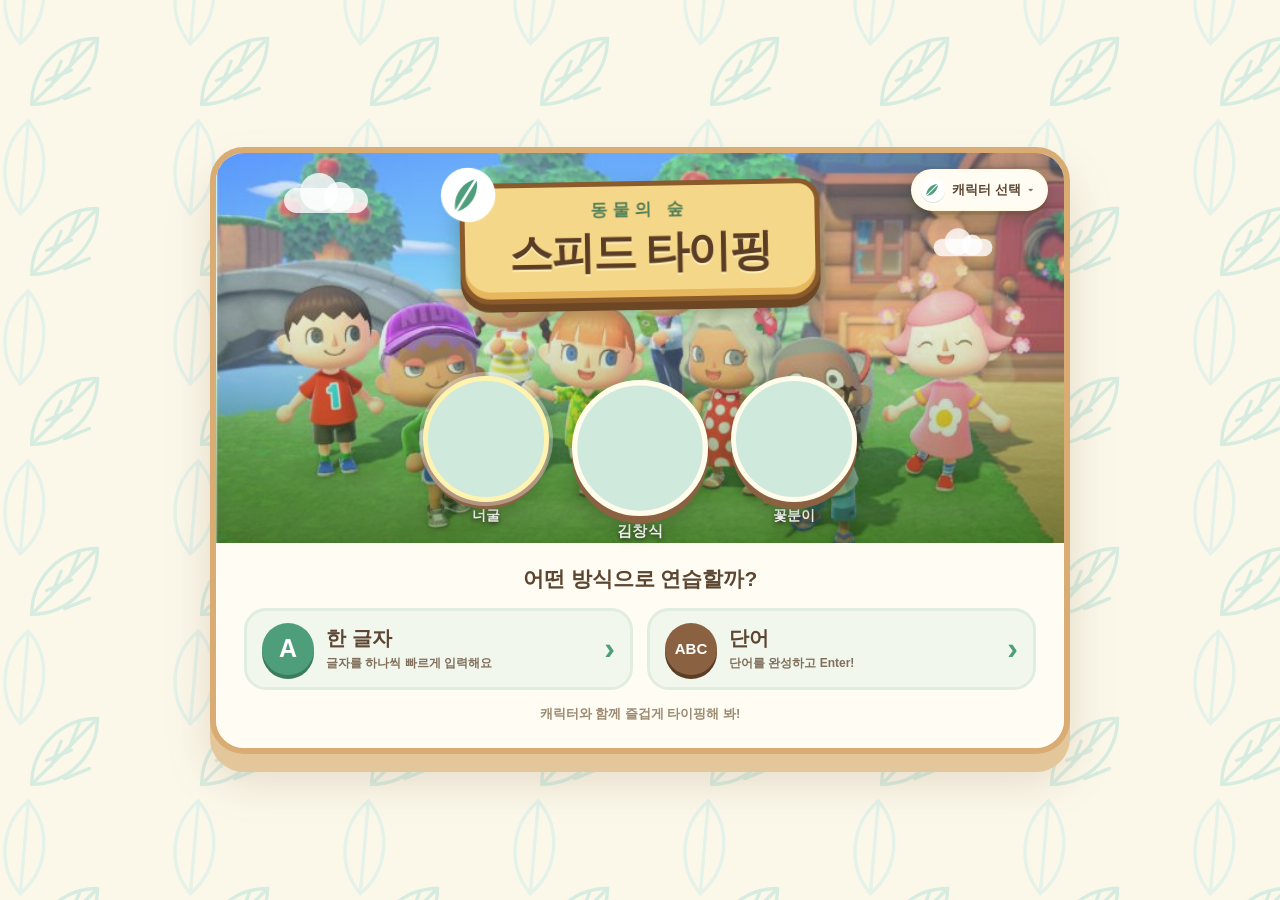
<file: index.html>
<!DOCTYPE html>
<html lang="ko">
<head>
  <meta charset="UTF-8">
  <meta name="viewport" content="width=device-width, initial-scale=1.0">
  <title>동물의숲 스피드 타이핑</title>
  <link rel="stylesheet" href="style.css">
</head>
<body>
  <div id="feverBanner" aria-hidden="true">FEVER!</div>

  <main id="modeScreen" class="mode-screen">
    <section class="mode-hero" aria-labelledby="mainTitle">
      <button id="modeCharacterButton" class="character-switch hero-switch" type="button" aria-haspopup="dialog">
        <span class="switch-coin" aria-hidden="true"></span>
        캐릭터 선택
        <span class="switch-chevron" aria-hidden="true">▾</span>
      </button>
      <div class="hero-sky" aria-hidden="true">
        <span class="hero-cloud cloud-one"></span>
        <span class="hero-cloud cloud-two"></span>
      </div>
      <div class="hero-title-board">
        <span class="hero-leaf" aria-hidden="true"></span>
        <p>동물의 숲</p>
        <h1 id="mainTitle">스피드 타이핑</h1>
      </div>
      <div id="modeCharacters" class="mode-characters" aria-label="함께 플레이할 캐릭터"></div>
    </section>

    <div class="mode-menu">
      <p class="mode-question">어떤 방식으로 연습할까?</p>
      <div class="mode-choice-list" aria-label="게임 모드 선택">
        <button class="mode-choice" type="button" data-mode="char">
          <span class="choice-icon" aria-hidden="true">A</span>
          <span class="choice-copy"><strong>한 글자</strong><small>글자를 하나씩 빠르게 입력해요</small></span>
          <span class="choice-arrow" aria-hidden="true">›</span>
        </button>
        <button class="mode-choice" type="button" data-mode="word">
          <span class="choice-icon word-icon" aria-hidden="true">ABC</span>
          <span class="choice-copy"><strong>단어</strong><small>단어를 완성하고 Enter!</small></span>
          <span class="choice-arrow" aria-hidden="true">›</span>
        </button>
      </div>
      <p class="mode-tip">캐릭터와 함께 즐겁게 타이핑해 봐!</p>
    </div>
  </main>

  <main id="gameScreen" class="game-card" hidden>
    <div class="card-header">
      <button id="characterButton" class="character-switch" type="button" aria-haspopup="dialog">
        <span class="switch-coin" aria-hidden="true"></span>
        캐릭터 바꾸기
        <span class="switch-chevron" aria-hidden="true">▾</span>
      </button>
    </div>

    <h1 class="title"><span class="title-motif" aria-hidden="true"></span><span id="titleName">너굴</span> 스피드 타이핑</h1>
    <p id="guide" class="guide">화면의 문자와 똑같이 입력해 줘! 대소문자를 구분한다구.</p>

    <section class="nook-stage">
      <div class="nook-frame">
        <div class="nook-media" id="nookMedia"></div>
        <span class="nook-ring" id="nookRing" aria-hidden="true"></span>
      </div>
      <div class="bubble" aria-live="polite">
        <p id="feedback" class="neutral">시작 버튼을 눌러 줘!</p>
      </div>
    </section>

    <section class="status-bar">
      <div class="status-box">
        <span class="label">벨</span>
        <strong id="score">0벨</strong>
      </div>
      <div class="status-box">
        <span class="label">남은 시간</span>
        <strong id="timer">20초</strong>
      </div>
    </section>

    <section class="combo-bar">
      <span class="label">콤보</span>
      <div class="stamps" id="stamps" aria-hidden="true">
        <span class="stamp"></span>
        <span class="stamp"></span>
        <span class="stamp"></span>
        <span class="stamp"></span>
        <span class="stamp"></span>
      </div>
      <span id="multiplier" class="multiplier">×1</span>
    </section>

    <section class="target-area" id="targetArea">
      <span id="targetCaption" class="target-caption">이 글자를 입력!</span>
      <span id="targetChar">?</span>
    </section>

    <section class="input-panel">
      <span id="inputLabel" class="label">내가 누른 키</span>
      <span id="typedChar" class="neutral">-</span>
    </section>

    <div class="buttons">
      <button id="startButton" type="button">게임 시작</button>
      <button id="resetButton" type="button">다시 하기</button>
      <button id="changeModeButton" type="button">모드 변경</button>
    </div>
  </main>

  <div id="characterModal" class="modal" hidden>
    <div class="modal-backdrop" data-close></div>
    <div class="modal-panel" role="dialog" aria-modal="true" aria-labelledby="modalTitle">
      <h2 id="modalTitle">캐릭터 선택</h2>
      <p class="modal-guide">함께 타이핑할 친구를 골라 줘!</p>
      <div class="character-list" id="characterList"></div>
      <button class="modal-close" type="button" data-close>닫기</button>
    </div>
  </div>

  <script src="script.js"></script>
</body>
</html>
</file>
<file: style.css>
/* =========================================================
   동물의숲 스피드 타이핑
   캐릭터별 테마는 body[data-character="..."] 의 CSS 변수로 전환한다.
   ========================================================= */

:root {
  /* --- 캐릭터 공통 --- */
  --gold: #F5C542;
  --gold-deep: #E39A18;
  --red: #E8705F;
  --ink: #5C4632;
  --paper: #FFFDF3;
  --muted: #A3987F;

  /* --- 기본 테마: 너굴 (나뭇잎) --- */
  --bg: #FBF8EA;
  --accent: #8FCFB4;
  --accent-deep: #4E9E7C;
  --accent-pale: #CFE9DC;
  --accent-shadow: #6FB897;
  --wood: #D9AC74;
  --wood-shadow: #E3C79A;
  --panel-bg: #F2F7EE;
  --panel-border: #E1EDE0;
  --caption: #7FA893;
  --btn-shadow: #3B7C60;
  --target-from: #E7F6EE;
  --target-to: #CFE9DC;
  --soft-bg: #FFFBEC;
  --soft-border: #EADFC4;
  --combo-bg: #F7F2E2;
  --secondary: #8A6242;
  --secondary-shadow: #5C3D26;

  --motif-tile-a: url("data:image/svg+xml,%3Csvg xmlns='http://www.w3.org/2000/svg' width='170' height='170' viewBox='0 0 150 150'%3E%3Cg fill='none' stroke='%23D7ECE0' stroke-width='3' stroke-linecap='round'%3E%3Cpath d='M28 92c0-32 26-58 58-58 0 32-26 58-58 58z'/%3E%3Cpath d='M28 92 86 34'/%3E%3Cpath d='M45 76l9-22M61 60l9-22M57 87l22-9M41 71l22-9'/%3E%3C/g%3E%3C/svg%3E");
  --motif-tile-b: url("data:image/svg+xml,%3Csvg xmlns='http://www.w3.org/2000/svg' width='170' height='170' viewBox='0 0 150 150'%3E%3Cg fill='none' stroke='%23E4F2EA' stroke-width='3' stroke-linecap='round' transform='rotate(140 75 75)'%3E%3Cpath d='M28 92c0-32 26-58 58-58 0 32-26 58-58 58z'/%3E%3Cpath d='M28 92 86 34'/%3E%3C/g%3E%3C/svg%3E");
  --motif-coin: url("data:image/svg+xml,%3Csvg xmlns='http://www.w3.org/2000/svg' viewBox='0 0 150 150'%3E%3Ccircle cx='75' cy='75' r='73' fill='%23FFFFFF'/%3E%3Cpath d='M32 112c0-40 32-74 74-74 0 40-32 74-74 74z' fill='%234E9E7C'/%3E%3Cpath d='M32 112 106 38' fill='none' stroke='%23FFFFFF' stroke-width='7' stroke-linecap='round'/%3E%3C/svg%3E");
}

/* --- 김창식 테마 (빙글빙글) --- */
body[data-character="changsik"] {
  --bg: #F4F8FC;
  --accent: #6FB0E8;
  --accent-deep: #2F6DB5;
  --accent-pale: #DCEBFA;
  --accent-shadow: #4A8FC9;
  --wood: #F0C15E;
  --wood-shadow: #EBD8A2;
  --panel-bg: #EFF5FC;
  --panel-border: #DCE8F4;
  --caption: #6A93BE;
  --btn-shadow: #23558E;
  --target-from: #EAF3FC;
  --target-to: #D3E6F8;
  --soft-bg: #FBFCFF;
  --soft-border: #DCE8F4;
  --combo-bg: #EEF4FA;
  --secondary: #D98A3D;
  --secondary-shadow: #A9631F;

  --motif-tile-a: url("data:image/svg+xml,%3Csvg xmlns='http://www.w3.org/2000/svg' width='170' height='170' viewBox='0 0 150 150'%3E%3Cpath d='M127 75 A43 43 0 0 1 41 75 A26.5 26.5 0 0 1 94 75 A13.5 13.5 0 0 1 67 75 A5 5 0 0 1 77 75' fill='none' stroke='%23CFE1F4' stroke-width='6' stroke-linecap='round'/%3E%3C/svg%3E");
  --motif-tile-b: url("data:image/svg+xml,%3Csvg xmlns='http://www.w3.org/2000/svg' width='170' height='170' viewBox='0 0 150 150'%3E%3Cpath d='M127 75 A43 43 0 0 1 41 75 A26.5 26.5 0 0 1 94 75 A13.5 13.5 0 0 1 67 75 A5 5 0 0 1 77 75' fill='none' stroke='%23E4EEF8' stroke-width='6' stroke-linecap='round' transform='rotate(140 75 75)'/%3E%3C/svg%3E");
  --motif-coin: url("data:image/svg+xml,%3Csvg xmlns='http://www.w3.org/2000/svg' viewBox='0 0 150 150'%3E%3Ccircle cx='75' cy='75' r='73' fill='%23FFFFFF'/%3E%3Cpath d='M127 75 A43 43 0 0 1 41 75 A26.5 26.5 0 0 1 94 75 A13.5 13.5 0 0 1 67 75 A5 5 0 0 1 77 75' fill='none' stroke='%233B2A22' stroke-width='17' stroke-linecap='round'/%3E%3C/svg%3E");
}

/* --- 꽃분이 테마 (딸기) --- */
body[data-character="kkotbun"] {
  --bg: #FDF5F1;
  --accent: #EE8A80;
  --accent-deep: #C93A2C;
  --accent-pale: #FBE3DF;
  --accent-shadow: #D9776D;
  --wood: #E3C48A;
  --wood-shadow: #EFDCB4;
  --panel-bg: #FDF3EF;
  --panel-border: #F3E1DA;
  --caption: #C08A82;
  --btn-shadow: #A02B1F;
  --target-from: #FDEFEA;
  --target-to: #F8D9D2;
  --soft-bg: #FFFBF4;
  --soft-border: #EFDFD2;
  --combo-bg: #FBF0E8;
  --secondary: #C9A45E;
  --secondary-shadow: #94743A;

  --motif-tile-a: url("data:image/svg+xml,%3Csvg xmlns='http://www.w3.org/2000/svg' width='170' height='170' viewBox='0 0 150 150'%3E%3Cg fill='none' stroke='%23F0D0CC' stroke-width='6' stroke-linejoin='round' stroke-linecap='round' transform='translate(75 75) scale(0.58) rotate(-8) translate(-75 -75)'%3E%3Cpath d='M75 130 C46 112 32 86 32 66 C32 50 48 40 75 40 C102 40 118 50 118 66 C118 86 104 112 75 130 Z'/%3E%3Cpath d='M75 24 L86 39 L104 33 L96 47 L112 52 L92 56 L75 50 L58 56 L38 52 L54 47 L46 33 L64 39 Z'/%3E%3Cpath d='M75 26 L75 13'/%3E%3C/g%3E%3C/svg%3E");
  --motif-tile-b: url("data:image/svg+xml,%3Csvg xmlns='http://www.w3.org/2000/svg' width='170' height='170' viewBox='0 0 150 150'%3E%3Cg fill='none' stroke='%23F9E6E2' stroke-width='6' stroke-linejoin='round' stroke-linecap='round' transform='translate(75 75) scale(0.42) rotate(16) translate(-75 -75)'%3E%3Cpath d='M75 130 C46 112 32 86 32 66 C32 50 48 40 75 40 C102 40 118 50 118 66 C118 86 104 112 75 130 Z'/%3E%3Cpath d='M75 24 L86 39 L104 33 L96 47 L112 52 L92 56 L75 50 L58 56 L38 52 L54 47 L46 33 L64 39 Z'/%3E%3Cpath d='M75 26 L75 13'/%3E%3C/g%3E%3C/svg%3E");
  --motif-coin: url("data:image/svg+xml,%3Csvg xmlns='http://www.w3.org/2000/svg' viewBox='0 0 150 150'%3E%3Ccircle cx='75' cy='75' r='73' fill='%23FFFFFF'/%3E%3Cpath d='M75 26 L75 13' fill='none' stroke='%234E9E5C' stroke-width='7' stroke-linecap='round'/%3E%3Cpath d='M75 130 C46 112 32 86 32 66 C32 50 48 40 75 40 C102 40 118 50 118 66 C118 86 104 112 75 130 Z' fill='%23E4525B'/%3E%3Cpath d='M75 24 L86 39 L104 33 L96 47 L112 52 L92 56 L75 50 L58 56 L38 52 L54 47 L46 33 L64 39 Z' fill='%234E9E5C'/%3E%3Cg fill='%23FFE7C4'%3E%3Cellipse cx='60' cy='64' rx='4' ry='5.5'/%3E%3Cellipse cx='90' cy='64' rx='4' ry='5.5'/%3E%3Cellipse cx='75' cy='78' rx='4' ry='5.5'/%3E%3Cellipse cx='52' cy='86' rx='4' ry='5.5'/%3E%3Cellipse cx='98' cy='86' rx='4' ry='5.5'/%3E%3Cellipse cx='66' cy='100' rx='4' ry='5.5'/%3E%3Cellipse cx='86' cy='100' rx='4' ry='5.5'/%3E%3Cellipse cx='75' cy='116' rx='4' ry='5.5'/%3E%3C/g%3E%3C/svg%3E");
}

* { box-sizing: border-box; }
[hidden] { display: none !important; }

.sr-only {
  position: absolute; width: 1px; height: 1px;
  margin: -1px; padding: 0; overflow: hidden;
  clip: rect(0 0 0 0); white-space: nowrap; border: 0;
}

body {
  min-height: 100vh;
  margin: 0;
  padding: 24px;
  display: grid;
  place-items: center;
  color: var(--ink);
  font-family: "Apple SD Gothic Neo", "Malgun Gothic", Arial, sans-serif;
  background-color: var(--bg);
  background-image: var(--motif-tile-a), var(--motif-tile-b);
  background-position: 0 0, 85px 85px;
  transition: background-color .45s ease;
}

/* ===== 피버 타임: 화면 전체 전환 (캐릭터 공통) ===== */
body.fever { background-color: #FFF1C9; }
body::after {
  content: "";
  position: fixed;
  inset: 0;
  pointer-events: none;
  opacity: 0;
  transition: opacity .4s ease;
  background: linear-gradient(115deg, #FFD86B55, #FF9E6B44, #FFE99755, #A8E6C955, #FFD86B55);
  background-size: 300% 300%;
}
body.fever::after { opacity: 1; animation: feverFlow 3.2s linear infinite; }

/* ===== 카드 ===== */
.mode-screen {
  position: relative;
  z-index: 1;
  width: min(100%, 860px);
  overflow: hidden;
  text-align: center;
  border: 6px solid var(--wood);
  border-radius: 34px;
  background: var(--paper);
  box-shadow: 0 18px 0 var(--wood-shadow), 0 26px 46px #8A624233;
  animation: modalIn .28s ease;
}
.mode-hero {
  position: relative;
  min-height: 390px;
  padding: 28px 24px 0;
  background: linear-gradient(#5CA9F033, #95D96A22), url("main.jpg") center 43%/cover no-repeat;
  isolation: isolate;
}
.mode-hero::after {
  content: "";
  position: absolute;
  z-index: -1;
  inset: 45% 0 0;
  background: linear-gradient(transparent, #24420A77);
}
.hero-sky { position: absolute; inset: 0; z-index: -1; overflow: hidden; }
.hero-cloud {
  position: absolute;
  width: 84px;
  height: 25px;
  border-radius: 50px;
  background: #FFFFFFCC;
  filter: blur(.3px);
  animation: cloudFloat 8s ease-in-out infinite alternate;
}
.hero-cloud::before, .hero-cloud::after { content: ""; position: absolute; border-radius: 50%; background: inherit; }
.hero-cloud::before { width: 38px; height: 38px; left: 16px; bottom: 2px; }
.hero-cloud::after { width: 30px; height: 30px; right: 14px; bottom: 1px; }
.cloud-one { top: 35px; left: 8%; }
.cloud-two { top: 82px; right: 7%; transform: scale(.7); animation-delay: -3s; }
.hero-title-board {
  position: relative;
  width: fit-content;
  margin: 0 auto;
  padding: 12px 44px 15px;
  border: 5px solid #8A5A2B;
  border-radius: 22px 22px 30px 30px;
  background: #F5D789;
  box-shadow: inset 0 -7px 0 #E6B75C, 0 8px 0 #6D4624, 0 12px 22px #315B2A66;
  transform: rotate(-1deg);
}
.hero-title-board p { margin: 0 0 2px; color: #4E7C55; font-size: 17px; font-weight: 900; letter-spacing: 5px; }
.hero-title-board h1 { margin: 0; color: #5B3C25; font-size: clamp(29px, 5.5vw, 44px); letter-spacing: -2px; text-shadow: 0 2px 0 #FFF1B9; }
.hero-leaf {
  position: absolute;
  top: -22px;
  left: -24px;
  width: 56px;
  height: 56px;
  background: var(--motif-coin) center/contain no-repeat;
  transform: rotate(-12deg);
}
.mode-characters {
  position: absolute;
  right: 0;
  bottom: 18px;
  left: 0;
  display: flex;
  justify-content: center;
  align-items: end;
  gap: clamp(10px, 3vw, 28px);
}
.main-character { display: grid; justify-items: center; gap: 5px; color: white; font-size: 14px; font-weight: 900; text-shadow: 0 2px 4px #2D321D; }
.main-character-video {
  position: relative;
  width: clamp(92px, 15vw, 126px);
  height: clamp(92px, 15vw, 126px);
  overflow: hidden;
  border: 5px solid #FFFCEB;
  border-radius: 50%;
  background: var(--accent-pale);
  box-shadow: 0 7px 0 #8A6242, 0 10px 20px #263B1966;
}
.main-character:nth-child(2) { transform: translateY(10px) scale(1.08); }
.main-character-video video { width: 100%; height: 100%; object-fit: cover; }
.mode-menu { padding: 22px 28px 25px; background: #FFFDF3; }
.mode-question { margin: 0 0 15px; color: var(--ink); font-size: 21px; font-weight: 900; }
.mode-choice-list { display: grid; grid-template-columns: 1fr 1fr; gap: 14px; }
.mode-choice {
  display: grid;
  grid-template-columns: auto 1fr auto;
  align-items: center;
  gap: 12px;
  min-height: 82px;
  padding: 12px 15px;
  border: 3px solid var(--panel-border);
  border-radius: 22px;
  background: var(--panel-bg);
  color: var(--ink);
  text-align: left;
  font-family: inherit;
  cursor: pointer;
  transition: .2s;
}
.mode-choice:hover, .mode-choice:focus-visible {
  transform: translateY(-3px);
  border-color: var(--accent-deep);
  background: var(--accent-pale);
  box-shadow: 0 6px 0 var(--accent-shadow);
  outline: none;
}
.choice-icon { display: grid; place-items: center; width: 52px; height: 52px; border-radius: 50%; background: var(--accent-deep); color: white; font-size: 25px; font-weight: 900; box-shadow: 0 4px 0 var(--btn-shadow); }
.choice-icon.word-icon { font-size: 15px; background: var(--secondary); box-shadow: 0 4px 0 var(--secondary-shadow); }
.choice-copy { display: grid; gap: 3px; }
.choice-copy strong { font-size: 20px; }
.choice-copy small { color: #806F5B; font-size: 12px; font-weight: 700; line-height: 1.4; }
.choice-arrow { color: var(--accent-deep); font-size: 32px; font-weight: 900; }
.mode-tip { margin: 15px 0 0; color: #9C8A72; font-size: 13px; font-weight: 700; }

.game-card {
  position: relative;
  z-index: 1;
  width: min(100%, 640px);
  padding: 18px 32px 28px;
  text-align: center;
  border: 6px solid var(--wood);
  border-radius: 34px;
  background: var(--paper);
  box-shadow: 0 18px 0 var(--wood-shadow), 0 26px 46px #8A624233;
  transition: box-shadow .35s ease, border-color .35s ease;
}
body.fever .game-card {
  border-color: var(--gold);
  box-shadow: 0 18px 0 var(--gold-deep), 0 0 60px #F5C54288, 0 26px 46px #8A624233;
}

/* ===== 캐릭터 변경 버튼 (우측 상단) =====
   톱니바퀴는 "설정"으로 읽혀서, 지금 캐릭터의 모티프 코인과 동작을
   그대로 드러내는 알약 버튼으로 둔다. 코인은 테마 변수라 자동으로 바뀐다. */
.card-header { display: flex; justify-content: flex-end; margin-bottom: 6px; }

.character-switch {
  display: inline-flex;
  align-items: center;
  gap: 7px;
  padding: 6px 12px 6px 7px;
  border: 3px solid var(--accent);
  border-radius: 999px;
  background: var(--panel-bg);
  color: var(--accent-deep);
  font-family: inherit;
  font-size: 13px;
  font-weight: 800;
  line-height: 1;
  cursor: pointer;
  transition: .18s;
}
.character-switch:hover { background: var(--accent-pale); transform: translateY(-2px); }
.character-switch:active { transform: translateY(1px); }

.switch-coin {
  width: 24px;
  height: 24px;
  border-radius: 50%;
  background: var(--motif-coin) center/contain no-repeat;
  box-shadow: 0 1px 0 #0000001f;
}
.switch-chevron { font-size: 10px; opacity: .75; }

/* 시작 화면에서는 히어로 사진 위에 얹히므로 밝은 배경과 그림자를 준다. */
.hero-switch {
  position: absolute;
  z-index: 2;
  top: 16px;
  right: 16px;
  border-color: #FFFCEB;
  background: #FFFDF3;
  color: var(--ink);
  box-shadow: 0 4px 0 #6D462433, 0 6px 16px #263B1955;
}
.hero-switch:hover { background: #FFFFFF; }

/* 시작 화면 캐릭터 줄에서 지금 고른 캐릭터를 표시한다. */
.main-character.selected .main-character-video {
  border-color: #FFF3B0;
  box-shadow: 0 0 0 4px #FFFFFF55, 0 7px 0 #8A6242, 0 10px 20px #263B1966;
}

.title { margin: 0; font-size: clamp(24px, 5.2vw, 38px); color: var(--ink); letter-spacing: -1px; }
.title-motif {
  display: inline-block;
  width: 1em;
  height: 1em;
  margin-right: .22em;
  vertical-align: -.12em;
  background: var(--motif-coin) center/contain no-repeat;
}
.guide { margin: 8px 0 20px; color: #9C8A72; }

/* ===== 캐릭터 무대 ===== */
.nook-stage { display: flex; align-items: center; gap: 16px; margin-bottom: 18px; }

.nook-frame {
  position: relative;
  flex: 0 0 auto;
  width: 132px;
  height: 132px;
  border-radius: 50%;
  border: 6px solid var(--accent);
  background: var(--accent-pale);
  overflow: hidden;
  box-shadow: 0 8px 0 var(--accent-shadow);
  transition: border-color .3s ease, box-shadow .3s ease;
}
body.fever .nook-frame { border-color: var(--gold); box-shadow: 0 8px 0 var(--gold-deep), 0 0 26px #F5C542AA; }

/* 캐릭터 영상은 전부 겹쳐 두고 opacity 로만 전환한다 (재로드 없음). */
.nook-media { position: absolute; inset: 0; }
.nook-media video {
  position: absolute;
  inset: 0;
  width: 100%;
  height: 100%;
  object-fit: cover;
  opacity: 0;
  transition: opacity .25s ease;
}
.nook-media video.active { opacity: 1; }
.nook-media.correct { animation: nookHop .42s ease; }
.nook-media.wrong { animation: nookShake .42s ease; filter: saturate(.45); }

.nook-ring {
  position: absolute;
  inset: -6px;
  border-radius: 50%;
  border: 4px solid transparent;
  opacity: 0;
  pointer-events: none;
}
.nook-ring.correct { border-color: var(--accent-deep); animation: ringOut .5s ease-out; }
.nook-ring.wrong { border-color: var(--red); animation: ringOut .5s ease-out; }

/* ===== 말풍선 ===== */
.bubble {
  position: relative;
  flex: 1;
  min-height: 74px;
  display: grid;
  place-items: center;
  padding: 14px 16px;
  border: 3px solid var(--soft-border);
  border-radius: 20px;
  background: var(--soft-bg);
  transition: .3s;
}
.bubble::before,
.bubble::after {
  content: "";
  position: absolute;
  left: -13px;
  top: 50%;
  margin-top: -10px;
  border: 10px solid transparent;
  border-right-color: var(--soft-border);
}
.bubble::after { left: -9px; border-right-color: var(--soft-bg); }
#feedback { margin: 0; font-size: 17px; font-weight: 800; line-height: 1.4; }

/* ===== 상태 바 ===== */
.status-bar { display: grid; grid-template-columns: 1fr 1fr; gap: 12px; margin-bottom: 12px; }
.status-box { padding: 12px; border-radius: 18px; background: var(--panel-bg); border: 2px solid var(--panel-border); transition: .3s; }
.label { display: block; margin-bottom: 3px; color: var(--muted); font-size: 12px; font-weight: 800; letter-spacing: 1px; }
#score, #timer { font-size: 26px; font-weight: 900; color: var(--ink); transition: .2s; }
#score.gain { animation: scorePop .32s ease; color: var(--accent-deep); }
body.fever #score { color: var(--gold-deep); }
#timer.danger { color: var(--red); animation: timerPulse .65s infinite alternate; }

/* ===== 콤보 스탬프 ===== */
.combo-bar {
  display: flex;
  align-items: center;
  gap: 10px;
  margin-bottom: 14px;
  padding: 8px 14px;
  border-radius: 18px;
  background: var(--combo-bg);
  border: 2px solid var(--soft-border);
  transition: .3s;
}
.combo-bar .label { margin: 0; }
.stamps { display: flex; flex: 1; justify-content: center; gap: 7px; }
.stamp {
  width: 24px;
  height: 24px;
  border-radius: 50%;
  background: var(--motif-coin) center/contain no-repeat;
  filter: grayscale(1);
  opacity: .3;
  transition: .2s;
}
.stamp.on { filter: none; opacity: 1; box-shadow: 0 2px 0 #00000018; animation: stampPop .3s ease; }

.multiplier {
  min-width: 46px;
  padding: 4px 8px;
  border-radius: 12px;
  background: #E7E0CE;
  color: #9C8A72;
  font-size: 16px;
  font-weight: 900;
  transition: .2s;
}
.multiplier.fever {
  background: var(--gold);
  color: #6B4A0C;
  animation: multiPulse .6s infinite alternate;
}

/* ===== 타깃 ===== */
.target-area {
  position: relative;
  display: grid;
  place-items: center;
  min-height: 190px;
  border: 4px solid var(--accent);
  border-radius: 14px 90px 14px 90px;
  background: linear-gradient(150deg, var(--target-from), var(--target-to));
  transition: border-color .3s ease, background .35s ease;
}
.target-caption { position: absolute; top: 16px; color: var(--caption); font-size: 12px; font-weight: 800; letter-spacing: 2px; }

#targetChar {
  font-size: 96px;
  font-weight: 900;
  line-height: 1;
  color: var(--ink);
  text-shadow: 0 4px 0 #FFFFFFAA;
}
body[data-mode="word"] #targetChar { font-size: clamp(40px, 10vw, 68px); letter-spacing: 2px; }

/* 피버 중에는 캐릭터와 무관하게 금색으로 통일 */
body.fever .status-box,
body.fever .input-panel { background: #FFF8E4; border-color: #F1DFB0; }
body.fever .combo-bar { background: #FFF3D2; border-color: #EFD48F; }
body.fever .target-area { border-color: var(--gold); background: linear-gradient(150deg, #FFF6DA, #FFE3A0); }
body.fever .target-caption { color: #B9832A; }
body.fever #targetChar { color: var(--gold-deep); text-shadow: 0 0 26px #F5C542, 0 4px 0 #FFFFFFAA; }

.flash-correct { animation: correctFlash .34s ease; }
.flash-wrong { animation: wrongShake .34s ease; }

/* ===== 입력 패널 ===== */
.input-panel {
  margin-top: 14px;
  padding: 10px;
  border-radius: 18px;
  background: var(--panel-bg);
  border: 2px solid var(--panel-border);
  transition: .3s;
}
#typedChar { display: inline-block; min-width: 52px; font-size: 34px; font-weight: 900; }
.correct { color: var(--accent-deep); }
.wrong { color: var(--red); }
.neutral { color: var(--muted); }

/* ===== 버튼 ===== */
.buttons { display: flex; gap: 12px; margin-top: 18px; }
.buttons button, .modal-close {
  flex: 1;
  padding: 14px;
  border: 0;
  border-radius: 16px;
  color: #fff;
  font-family: inherit;
  font-size: 16px;
  font-weight: 800;
  cursor: pointer;
  transition: .16s;
}
.buttons button:hover { transform: translateY(-2px); filter: brightness(1.06); }
.buttons button:disabled { cursor: not-allowed; opacity: .5; transform: none; }
#startButton { background: var(--accent-deep); box-shadow: 0 5px 0 var(--btn-shadow); }
#resetButton { background: var(--secondary); box-shadow: 0 5px 0 var(--secondary-shadow); }
#changeModeButton { background: #9C8A72; box-shadow: 0 5px 0 #6E5D49; }
.buttons button:active:not(:disabled) { transform: translateY(3px); box-shadow: none; }

/* ===== 캐릭터 선택 모달 ===== */
.modal { position: fixed; inset: 0; z-index: 10; display: grid; place-items: center; padding: 20px; }
.modal[hidden] { display: none; }
.modal-backdrop { position: absolute; inset: 0; background: #3C2E1F66; backdrop-filter: blur(3px); }

.modal-panel {
  position: relative;
  width: min(100%, 460px);
  padding: 26px 24px 22px;
  text-align: center;
  border: 6px solid var(--wood);
  border-radius: 28px;
  background: var(--paper);
  box-shadow: 0 16px 0 var(--wood-shadow), 0 28px 50px #00000033;
  animation: modalIn .28s ease;
}
.modal-panel h2 { margin: 0; font-size: 24px; color: var(--ink); }
.modal-guide { margin: 6px 0 18px; color: #9C8A72; font-size: 14px; }

.character-list { display: grid; grid-template-columns: repeat(auto-fit, minmax(104px, 1fr)); gap: 10px; margin-bottom: 18px; }

.character-card {
  display: grid;
  justify-items: center;
  gap: 8px;
  padding: 12px 6px;
  border: 3px solid var(--panel-border);
  border-radius: 22px;
  background: var(--panel-bg);
  font-family: inherit;
  color: var(--ink);
  cursor: pointer;
  transition: .18s;
}
.character-card:hover { transform: translateY(-3px); border-color: var(--accent); }
.character-card.selected { border-color: var(--accent-deep); background: var(--accent-pale); box-shadow: 0 6px 0 var(--accent-shadow); }

.character-thumb {
  width: 80px;
  height: 80px;
  border-radius: 50%;
  border: 4px solid var(--accent);
  background: var(--accent-pale);
  overflow: hidden;
}
.character-thumb video {
  width: 100%;
  height: 100%;
  object-fit: cover;
}
.character-name { font-size: 16px; font-weight: 900; }
.character-motif {
  display: inline-block;
  width: 20px;
  height: 20px;
  background: center/contain no-repeat;
}
.character-badge { font-size: 12px; font-weight: 800; color: var(--accent-deep); }

.modal-close { background: var(--secondary); box-shadow: 0 5px 0 var(--secondary-shadow); width: 100%; }
.modal-close:hover { filter: brightness(1.06); }

/* ===== FEVER 배너 ===== */
#feverBanner {
  position: fixed;
  z-index: 5;
  top: 50%;
  left: 50%;
  transform: translate(-50%, -50%) scale(.6);
  padding: 18px 54px;
  border-radius: 22px;
  background: linear-gradient(135deg, var(--gold), #FF9E6B);
  color: #fff;
  font-size: clamp(38px, 9vw, 74px);
  font-weight: 900;
  letter-spacing: 4px;
  text-shadow: 0 4px 0 #C4761066;
  box-shadow: 0 14px 40px #E39A1866;
  opacity: 0;
  pointer-events: none;
}
#feverBanner.show { animation: bannerIn 1.1s ease forwards; }

/* ===== 애니메이션 ===== */
@keyframes feverFlow { to { background-position: 300% 0; } }
@keyframes cloudFloat { to { transform: translateX(18px); } }
@keyframes nookHop { 30% { transform: translateY(-14px); } 60% { transform: translateY(4px); } }
@keyframes nookShake { 25% { transform: translateX(-9px) rotate(-4deg); } 50% { transform: translateX(9px) rotate(4deg); } 75% { transform: translateX(-5px); } }
@keyframes ringOut { from { opacity: 1; transform: scale(1); } to { opacity: 0; transform: scale(1.35); } }
@keyframes stampPop { 40% { transform: scale(1.5) rotate(-12deg); } }
@keyframes scorePop { 40% { transform: scale(1.22); } }
@keyframes multiPulse { to { transform: scale(1.12); box-shadow: 0 0 18px #F5C542; } }
@keyframes timerPulse { to { transform: scale(1.12); } }
@keyframes correctFlash { 50% { border-color: var(--accent-deep); box-shadow: 0 0 34px #00000022; } }
@keyframes wrongShake { 25% { transform: translateX(-8px); border-color: var(--red); } 50% { transform: translateX(8px); } 75% { transform: translateX(-4px); } }
@keyframes modalIn { from { opacity: 0; transform: translateY(14px) scale(.94); } }
@keyframes bannerIn {
  0% { opacity: 0; transform: translate(-50%, -50%) scale(.6) rotate(-8deg); }
  18% { opacity: 1; transform: translate(-50%, -50%) scale(1.12) rotate(2deg); }
  30% { transform: translate(-50%, -50%) scale(1) rotate(0deg); }
  75% { opacity: 1; transform: translate(-50%, -50%) scale(1); }
  100% { opacity: 0; transform: translate(-50%, -50%) scale(1.3); }
}

@media (max-width: 560px) {
  body { padding: 14px; }
  .mode-hero { min-height: 355px; padding-top: 26px; }
  .hero-switch { top: 12px; right: 12px; font-size: 12px; }
  .hero-title-board { padding: 10px 28px 13px; }
  .mode-characters { bottom: 16px; gap: 5px; }
  .main-character-video { border-width: 4px; }
  .mode-menu { padding: 20px 16px 23px; }
  .mode-choice-list { grid-template-columns: 1fr; }
  .mode-choice { min-height: 76px; }
  .game-card { padding: 22px 18px; }
  .nook-stage { flex-direction: column; }
  .bubble::before, .bubble::after { display: none; }
  .nook-frame { width: 112px; height: 112px; }
  #targetChar { font-size: 76px; }
  .buttons { flex-direction: column; }
}
</file>
